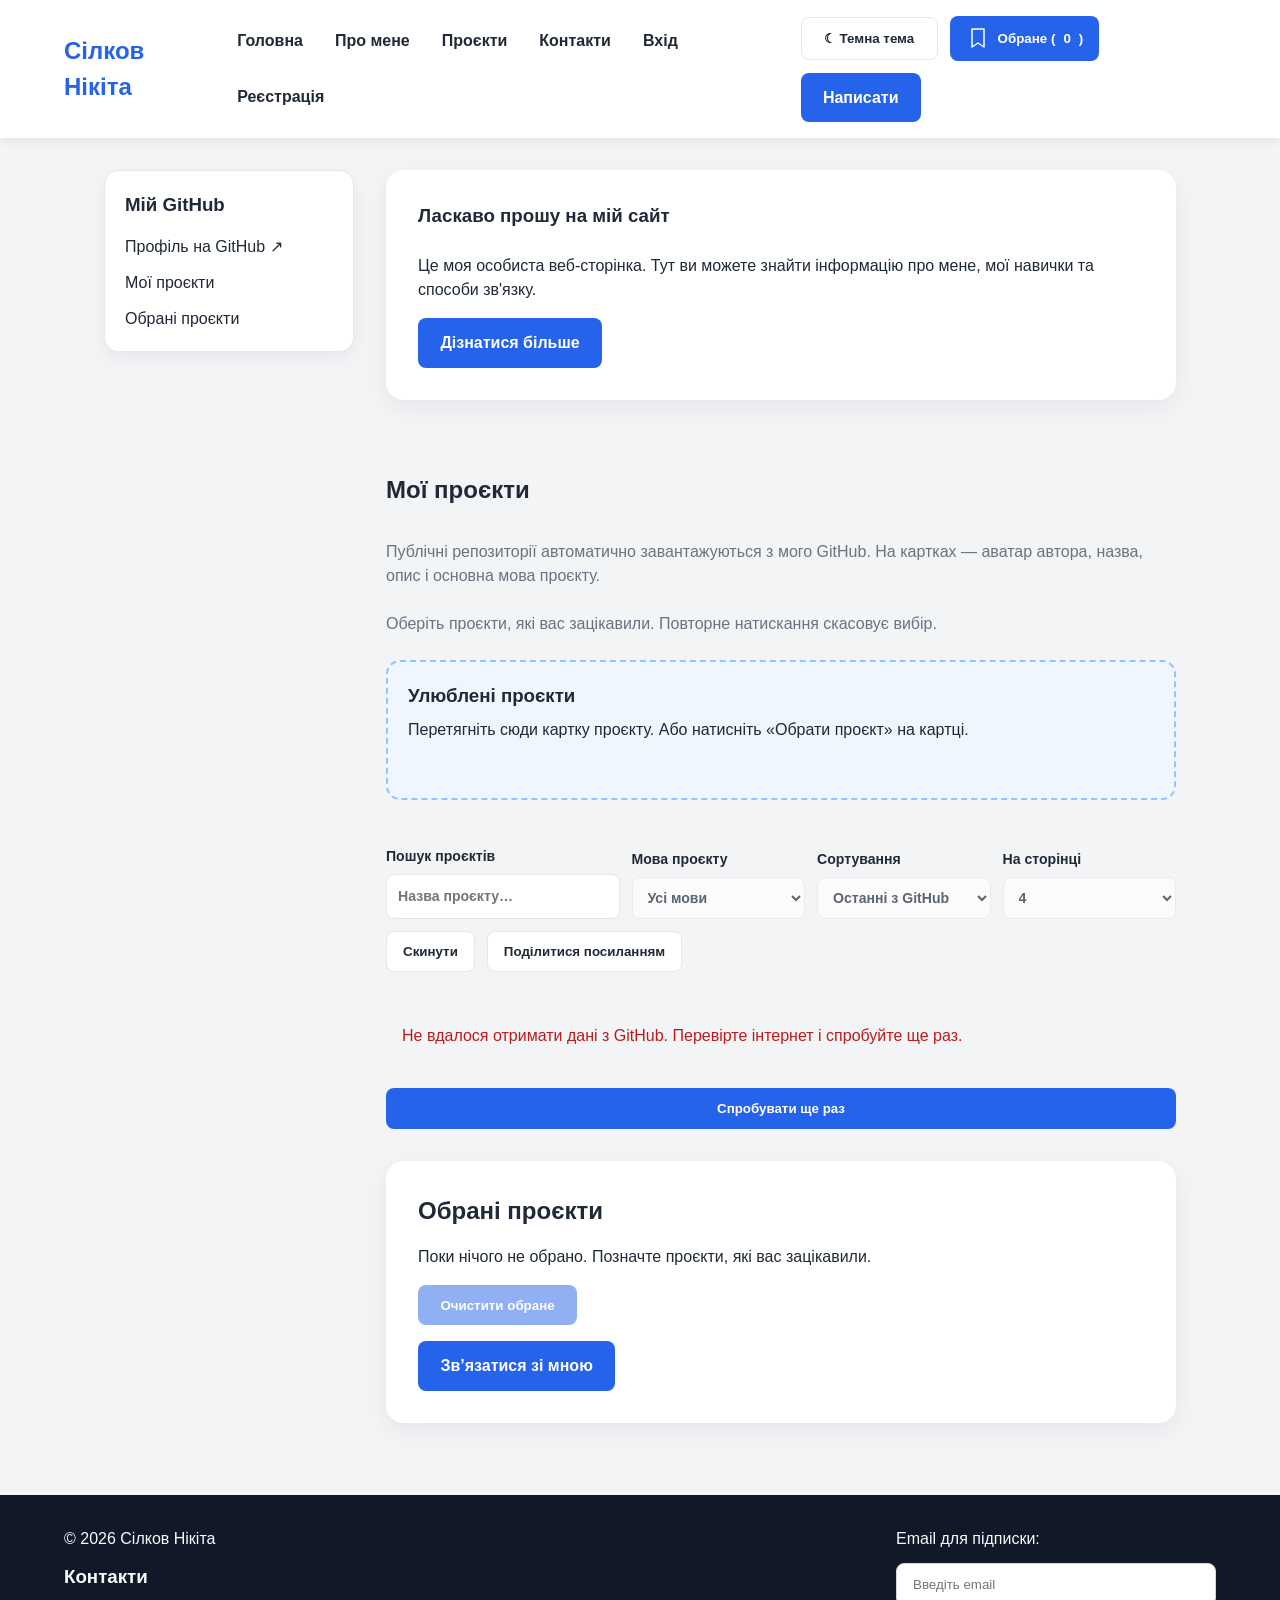
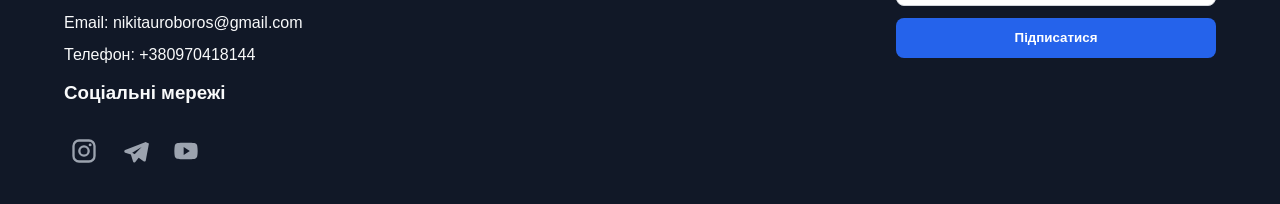
<file: index.html>
<!DOCTYPE html>
<html lang="uk">
<head>
    <meta charset="UTF-8">
    <script>location.replace("pages/index.html" + location.search + location.hash);</script>
    <meta name="viewport" content="width=device-width, initial-scale=1.0">
    <title>SilkovNikitaKNK25</title>
</head>
<body>
    <p>Перехід на сторінку проєкту... <a href="pages/index.html">Відкрити сторінку</a></p>
</body>
</html>
</file>
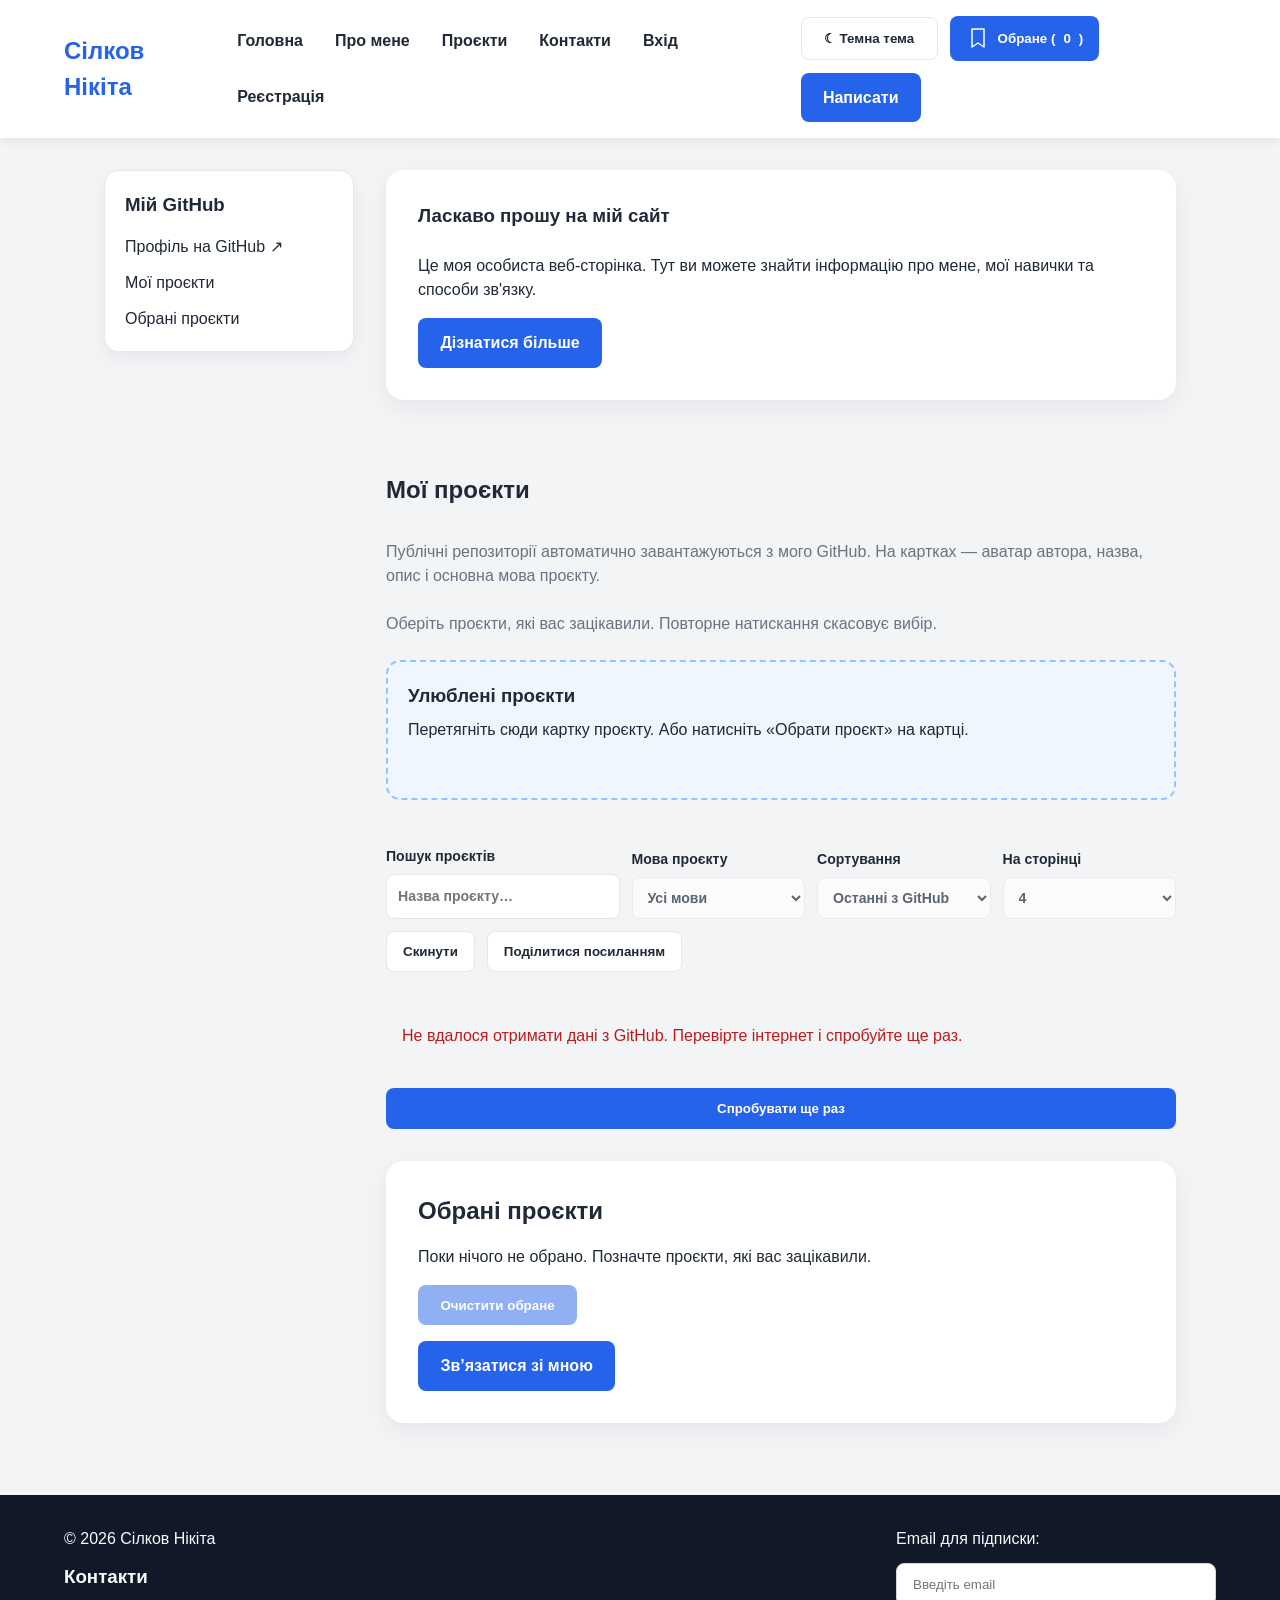
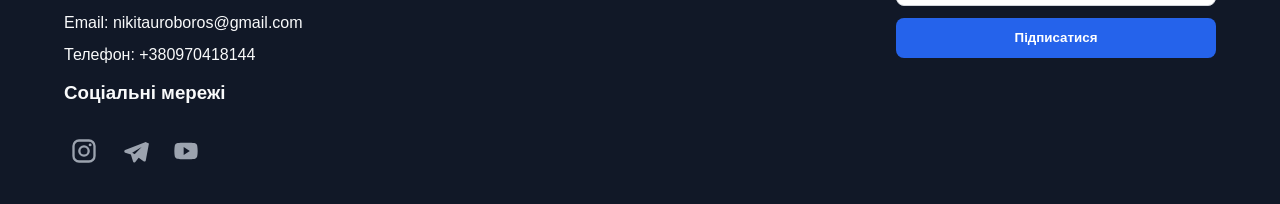
<file: pages/index.html>
<!DOCTYPE html>
<html lang="uk">
<head>
    <meta charset="UTF-8">
    <meta name="viewport" content="width=device-width, initial-scale=1.0">
    <title>Сілков Нікіта - Особистий сайт</title>
    <!-- ЛР №16: тема до CSS, щоб уникнути білого спалаху. -->
    <script>
    (() => {
        const key = "silkov_portfolio_theme";
        const media = window.matchMedia("(prefers-color-scheme: dark)");
        const applySavedTheme = () => {
            let saved = null;
            try { saved = localStorage.getItem(key); } catch { /* Системна тема без доступу до сховища. */ }
            const dark = saved === "dark" || (saved !== "light" && media.matches);
            document.documentElement.classList.toggle("dark-theme", dark);
            document.documentElement.style.colorScheme = dark ? "dark" : "light";
        };
        applySavedTheme();
        window.addEventListener("storage", (event) => {
            if (event.key === key || event.key === null) applySavedTheme();
        });
        media.addEventListener("change", applySavedTheme);
    })();
    </script>
    <link rel="stylesheet" href="../assets/css/style.css?v=17">
</head>

<body>

<header class="header">
    <a class="logo" href="index.html">Сілков Нікіта</a>

    <button class="menu-toggle" type="button" aria-label="Відкрити меню">
        <svg xmlns="http://www.w3.org/2000/svg" fill="none" viewBox="0 0 24 24" stroke-width="1.5" stroke="currentColor" width="24" height="24" aria-hidden="true">
            <path stroke-linecap="round" stroke-linejoin="round" d="M3.75 6.75h16.5M3.75 12h16.5m-16.5 5.25h16.5"/>
        </svg>
    </button>

    <nav class="main-nav" aria-label="Основна навігація">
        <ul class="nav-list">
            <li><a href="index.html">Головна</a></li>
            <li><a href="#about">Про мене</a></li>
            <li><a href="#projects">Проєкти</a></li>
            <li><a href="#contacts">Контакти</a></li>
            <li><a href="login.html">Вхід</a></li>
            <li><a href="register.html">Реєстрація</a></li>
        </ul>
    </nav>

    <div class="user-actions">
        <button class="btn btn-theme" id="themeToggleBtn" type="button" aria-pressed="false" aria-label="Увімкнути темну тему">☾ Темна тема</button>
        <button class="btn btn-cart" type="button" aria-haspopup="dialog" aria-controls="cartDialog" aria-expanded="false">
            <svg xmlns="http://www.w3.org/2000/svg" fill="none" viewBox="0 0 24 24" stroke-width="1.5" stroke="currentColor" width="24" height="24" aria-hidden="true"><path stroke-linecap="round" stroke-linejoin="round" d="M6 3h12v18l-6-4-6 4V3Z"/></svg>
            Обране (<span class="selection-counter">0</span>)
        </button>
        <a class="btn btn-header" href="#contacts">Написати</a>
    </div>
</header>

<p class="storage-notice" id="storageNotice" role="status" aria-live="polite"></p>
<main class="page-layout">
    <aside class="sidebar">
        <h3>Мій GitHub</h3>
        <ul class="filters-list">
            <li><a href="https://github.com/nikitauroboros-cpu" target="_blank" rel="noopener noreferrer">Профіль на GitHub ↗</a></li>
            <li><a href="#projects">Мої проєкти</a></li>
            <li><a href="#selected-projects">Обрані проєкти</a></li>
        </ul>
    </aside>

    <section class="products-content">
        <section class="hero" id="about">
            <h1>Ласкаво прошу на мій сайт</h1>
            <p>Це моя особиста веб-сторінка. Тут ви можете знайти інформацію про мене, мої навички та способи зв'язку.</p>
            <a class="btn" href="#projects">Дізнатися більше</a>
        </section>

        <section class="skills-section" id="projects">
            <h2>Мої проєкти</h2>
            <p class="section-note">Публічні репозиторії автоматично завантажуються з мого GitHub. На картках — аватар автора, назва, опис і основна мова проєкту.</p>

            <p class="section-note">Оберіть проєкти, які вас зацікавили. Повторне натискання скасовує вибір.</p>
            <section class="favorites-zone" id="favoritesZone" aria-labelledby="favoritesTitle">
                <h3 id="favoritesTitle">Улюблені проєкти</h3>
                <p>Перетягніть сюди картку проєкту. Або натисніть «Обрати проєкт» на картці.</p>
                <ul class="favorites-list" id="favoritesList"></ul>
                <p id="dragStatus" role="status" aria-live="polite"></p>
            </section>
            <div class="loader-container" id="loader" role="status">
                <div class="spinner" aria-hidden="true"></div>
                <p>Завантаження проєктів з GitHub...</p>
            </div>
            <section class="catalog-toolbar" aria-label="Фільтри каталогу">
                <label>Пошук проєктів<input type="search" id="searchInput" maxlength="50" placeholder="Назва проєкту…" disabled></label>
                <label>Мова проєкту<select id="categorySelect" disabled><option value="all">Усі мови</option></select></label>
                <label>Сортування<select id="sortSelect" disabled><option value="default">Останні з GitHub</option><option value="title_asc">Назва: А → Я</option><option value="title_desc">Назва: Я → А</option><option value="stars_desc">Найбільше зірок</option><option value="updated_desc">Нещодавно оновлені</option></select></label>
                <label>На сторінці<select id="perPageSelect" disabled><option>1</option><option>2</option><option selected>4</option><option>6</option><option>8</option><option>12</option></select></label>
                <button class="btn catalog-secondary" type="button" id="resetFiltersBtn">Скинути</button>
                <button class="btn catalog-secondary" type="button" id="shareLinkBtn">Поділитися посиланням</button>
            </section>
            <p id="searchResultCount" class="catalog-info" role="status" aria-live="polite"></p>
            <p id="shareStatus" class="catalog-info" role="status" aria-live="polite"></p>
            <input id="shareLinkFallback" class="share-fallback" aria-label="Посилання для копіювання" readonly hidden>
            <div class="products-grid" aria-busy="true"></div>
            <nav id="pagination" class="pagination" aria-label="Сторінки проєктів"></nav>
            <button class="btn hidden" id="retryProjects" type="button">Спробувати ще раз</button>
        </section>
        <section class="hero" id="selected-projects" aria-labelledby="selection-title">
            <h2 id="selection-title">Обрані проєкти</h2>
            <p class="request-result hidden" id="requestResult" role="status" tabindex="-1"></p>
            <p id="selection-summary" role="status" aria-live="polite">Поки нічого не обрано.</p>
            <button class="btn" id="clear-selection" type="button" disabled>Очистити обране</button>
            <a class="btn" href="#contacts">Зв’язатися зі мною</a>
        </section>
    </section>
</main>

<footer class="footer" id="contacts">
    <div class="footer-info">
        <p>&copy; 2026 Сілков Нікіта</p>

        <h3>Контакти</h3>
        <ul class="contact-list">
            <li>Email: nikitauroboros@gmail.com</li>
            <li>Телефон: +380970418144</li>
        </ul>

        <h3>Соціальні мережі</h3>
        <ul class="social-links">
            <li>
                <a href="#" aria-label="Instagram">
                    <svg xmlns="http://www.w3.org/2000/svg" viewBox="0 0 24 24" width="28" height="28" fill="currentColor" aria-hidden="true">
                        <path d="M7.75 2h8.5A5.75 5.75 0 0 1 22 7.75v8.5A5.75 5.75 0 0 1 16.25 22h-8.5A5.75 5.75 0 0 1 2 16.25v-8.5A5.75 5.75 0 0 1 7.75 2zm0 2A3.75 3.75 0 0 0 4 7.75v8.5A3.75 3.75 0 0 0 7.75 20h8.5A3.75 3.75 0 0 0 20 16.25v-8.5A3.75 3.75 0 0 0 16.25 4h-8.5zM12 7a5 5 0 1 1 0 10 5 5 0 0 1 0-10zm0 2a3 3 0 1 0 0 6 3 3 0 0 0 0-6zm5.25-3.5a1.25 1.25 0 1 1 0 2.5 1.25 1.25 0 0 1 0-2.5z"/>
                    </svg>
                </a>
            </li>
            <li>
                <a href="#" aria-label="Telegram">
                    <svg xmlns="http://www.w3.org/2000/svg" viewBox="0 0 24 24" width="28" height="28" fill="currentColor" aria-hidden="true">
                        <path d="M21.95 4.64a1.25 1.25 0 0 0-1.28-.18L3.53 11.2a1.2 1.2 0 0 0 .09 2.24l4.84 1.6 1.86 5.9a1.2 1.2 0 0 0 2.12.35l2.7-3.58 4.2 3.1a1.2 1.2 0 0 0 1.9-.75l2.72-14.42zM9.6 13.52l8.1-5.05-6.2 6.55.28 2.2 2.02-1.35-4.2-2.35z"/>
                    </svg>
                </a>
            </li>
            <li>
                <a href="#" aria-label="YouTube">
                    <svg xmlns="http://www.w3.org/2000/svg" viewBox="0 0 24 24" width="28" height="28" fill="currentColor" aria-hidden="true">
                        <path d="M21.58 7.2a2.5 2.5 0 0 0-1.76-1.77C18.25 5 12 5 12 5s-6.25 0-7.82.43A2.5 2.5 0 0 0 2.42 7.2 26.3 26.3 0 0 0 2 12a26.3 26.3 0 0 0 .42 4.8 2.5 2.5 0 0 0 1.76 1.77C5.75 19 12 19 12 19s6.25 0 7.82-.43a2.5 2.5 0 0 0 1.76-1.77A26.3 26.3 0 0 0 22 12a26.3 26.3 0 0 0-.42-4.8zM10 15.46V8.54L15.27 12 10 15.46z"/>
                    </svg>
                </a>
            </li>
        </ul>
    </div>

    <form class="subscribe-form">
        <label for="subscribeEmail">Email для підписки:</label>
        <input id="subscribeEmail" type="email" placeholder="Введіть email">
        <button class="btn" type="submit">Підписатися</button>
    </form>
</footer>

<!-- ЛР №12: модальне вікно обраних проєктів портфоліо. -->
<div class="modal-overlay hidden" id="cartOverlay">
    <section class="modal-window" id="cartDialog" role="dialog" aria-modal="true"
        aria-labelledby="cartTitle" tabindex="-1">
        <div class="modal-header">
            <h2 id="cartTitle">Обрані проєкти</h2>
            <button class="close-btn" id="closeCartBtn" type="button" aria-label="Закрити обране">&times;</button>
        </div>
        <div class="cart-items" id="cartItemsContainer">
            <p class="section-note">Поки нічого не обрано. Оберіть проєкти у портфоліо.</p>
        </div>
        <div class="modal-footer">
            <p role="status" aria-live="polite">Разом проєктів: <strong id="cartTotalSum">0</strong></p>
            <button class="btn" id="clearModalSelection" type="button" disabled>Очистити обране</button>
            <form id="checkoutOrderForm" class="inquiry-form" novalidate aria-labelledby="requestTitle">
                <h3 id="requestTitle">Заявка щодо обраних проєктів</h3>
                <p class="section-note" id="requestNote">Навчальна форма: заявка нікуди не надсилається. Чернетка зберігається у цій вкладці до її закриття та очищається після формування заявки.</p>
                <div class="form-group">
                    <label for="clientName">Ім’я та прізвище</label>
                    <input id="clientName" name="clientName" type="text" autocomplete="name" maxlength="120" required aria-describedby="nameError">
                    <span class="input-error" id="nameError"></span>
                </div>
                <div class="form-group">
                    <label for="clientPhone">Телефон (+380…)</label>
                    <input id="clientPhone" name="clientPhone" type="tel" autocomplete="tel" maxlength="40" placeholder="+38 (097) 123-45-67" required aria-describedby="phoneError">
                    <span class="input-error" id="phoneError"></span>
                </div>
                <div class="form-group">
                    <label for="clientEmail">Електронна пошта</label>
                    <input id="clientEmail" name="clientEmail" type="email" autocomplete="email" maxlength="254" required aria-describedby="emailError">
                    <span class="input-error" id="emailError"></span>
                </div>
                <fieldset class="demo-estimate">
                    <legend>Навчальний розрахунок</legend>
                    <p class="section-note">Умовно 100 одиниць за проєкт. Це приклад обчислень, а не ціна послуг.</p>
                    <div class="form-group">
                        <label for="orderPromo">Промокод (необов’язково)</label>
                        <input id="orderPromo" name="orderPromo" type="text" maxlength="32" placeholder="SALE10 — знижка 10%" aria-describedby="promoStatus">
                        <span id="promoStatus" role="status" aria-live="polite"></span>
                    </div>
                    <dl class="request-totals">
                        <div><dt>До знижки</dt><dd><span id="requestSubtotal">0.00</span> ум. од.</dd></div>
                        <div><dt>Знижка</dt><dd><span id="requestDiscount">0.00</span> ум. од.</dd></div>
                        <div><dt>Підсумок</dt><dd><strong id="requestTotal">0.00</strong> ум. од.</dd></div>
                    </dl>
                </fieldset>
                <p class="input-error" id="orderError" role="alert"></p>
                <button class="btn btn-full" type="submit" id="btnPlaceOrder" aria-describedby="requestNote">Сформувати заявку</button>
            </form>
        </div>
    </section>
</div>

<script src="../assets/js/main.js?v=17" type="module"></script>
</body>
</html>
</file>
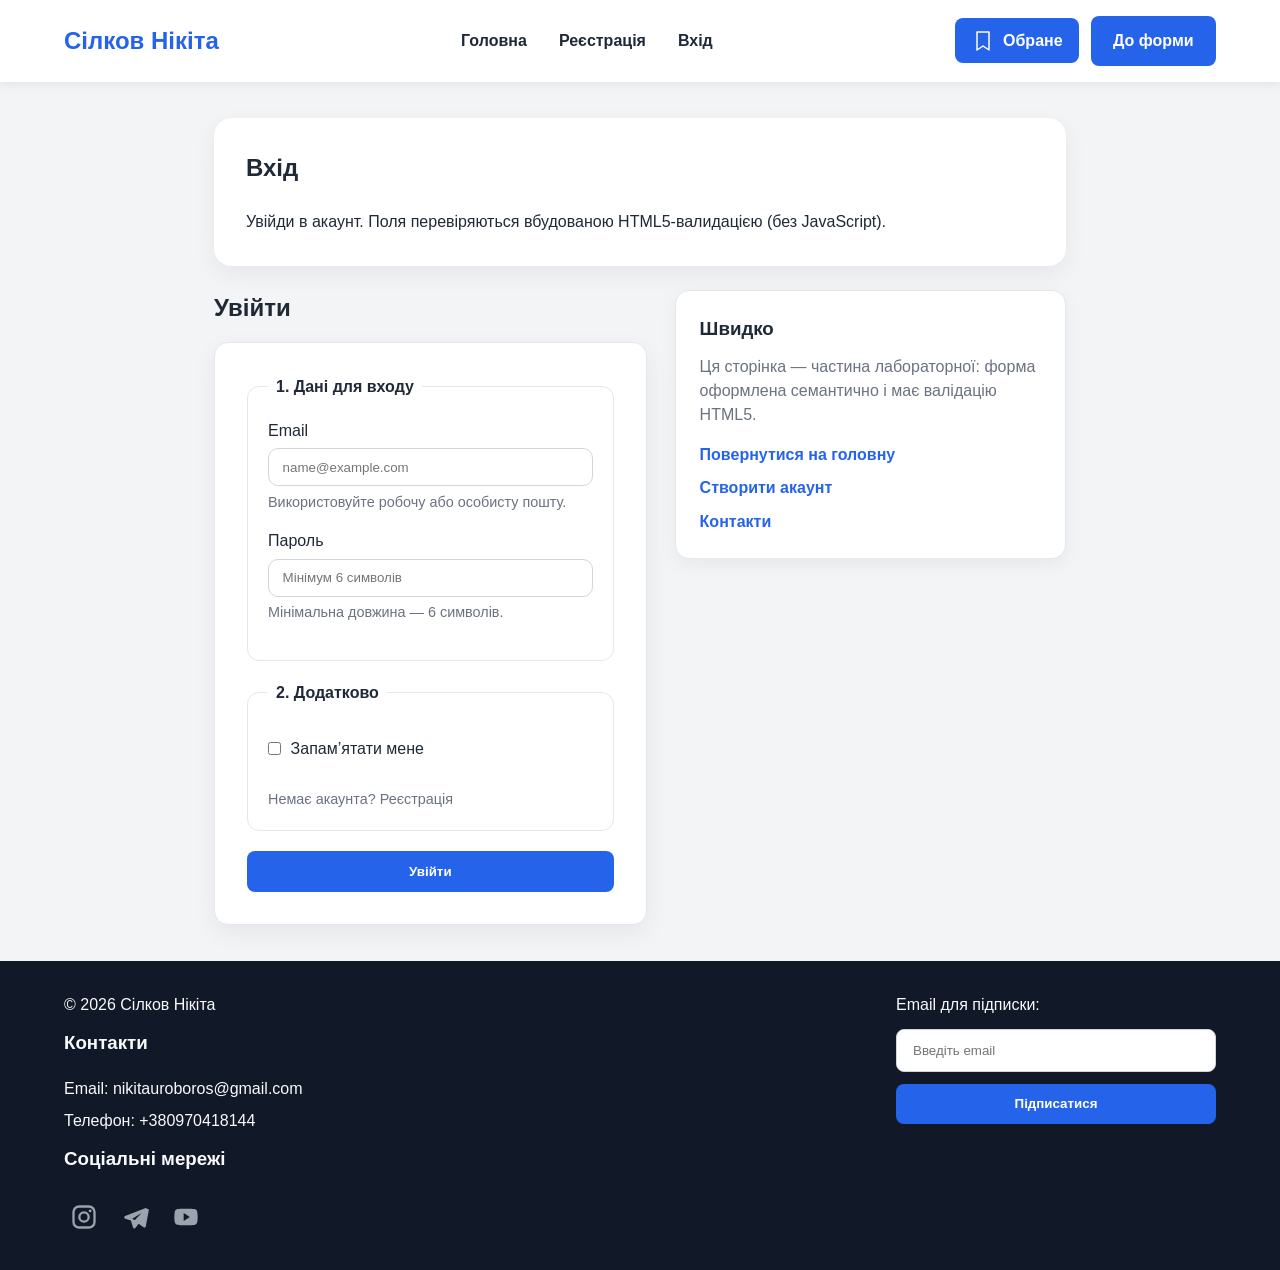
<file: pages/login.html>
<!DOCTYPE html>
<html lang="uk">
<head>
    <meta charset="UTF-8">
    <meta name="viewport" content="width=device-width, initial-scale=1.0">
    <title>Вхід</title>
    <!-- ЛР №16: тема до CSS, щоб уникнути білого спалаху. -->
    <script>
    (() => {
        const key = "silkov_portfolio_theme";
        const media = window.matchMedia("(prefers-color-scheme: dark)");
        const applySavedTheme = () => {
            let saved = null;
            try { saved = localStorage.getItem(key); } catch { /* Системна тема без доступу до сховища. */ }
            const dark = saved === "dark" || (saved !== "light" && media.matches);
            document.documentElement.classList.toggle("dark-theme", dark);
            document.documentElement.style.colorScheme = dark ? "dark" : "light";
        };
        applySavedTheme();
        window.addEventListener("storage", (event) => {
            if (event.key === key || event.key === null) applySavedTheme();
        });
        media.addEventListener("change", applySavedTheme);
    })();
    </script>
    <link rel="stylesheet" href="../assets/css/style.css?v=16">
</head>
<body>
<header class="header">
    <a class="logo" href="index.html">Сілков Нікіта</a>

    <button class="menu-toggle" type="button" aria-label="Відкрити меню">
        <svg xmlns="http://www.w3.org/2000/svg" fill="none" viewBox="0 0 24 24" stroke-width="1.5" stroke="currentColor" width="24" height="24" aria-hidden="true">
            <path stroke-linecap="round" stroke-linejoin="round" d="M3.75 6.75h16.5M3.75 12h16.5m-16.5 5.25h16.5"/>
        </svg>
    </button>

    <nav class="main-nav" aria-label="Основна навігація">
        <ul class="nav-list">
            <li><a href="index.html">Головна</a></li>
            <li><a href="register.html">Реєстрація</a></li>
            <li><a href="login.html" aria-current="page">Вхід</a></li>
        </ul>
    </nav>

    <div class="user-actions">
        <a class="btn btn-cart" href="index.html#selected-projects">
            <svg xmlns="http://www.w3.org/2000/svg" fill="none" viewBox="0 0 24 24" stroke-width="1.5" stroke="currentColor" width="24" height="24" aria-hidden="true"><path stroke-linecap="round" stroke-linejoin="round" d="M6 3h12v18l-6-4-6 4V3Z"/></svg>
            Обране
        </a>
        <a class="btn btn-header" href="#authForm">До форми</a>
    </div>
</header>

<main class="auth-layout">
    <section class="hero auth-hero">
        <h1>Вхід</h1>
        <p>Увійди в акаунт. Поля перевіряються вбудованою HTML5-валидацією (без JavaScript).</p>
    </section>

    <section class="auth-shell" id="authForm">
        <section class="form-section">
            <h2>Увійти</h2>

            <form action="#" method="POST" class="auth-form">
                <fieldset>
                    <legend>1. Дані для входу</legend>

                    <div class="form-group">
                        <label for="loginEmail">Email</label>
                        <input
                                type="email"
                                id="loginEmail"
                                name="email"
                                required
                                autocomplete="email"
                                placeholder="name@example.com"
                        />
                        <span class="form-hint">Використовуйте робочу або особисту пошту.</span>
                    </div>

                    <div class="form-group">
                        <label for="loginPassword">Пароль</label>
                        <input
                                type="password"
                                id="loginPassword"
                                name="password"
                                required
                                minlength="6"
                                autocomplete="current-password"
                                placeholder="Мінімум 6 символів"
                        />
                        <span class="form-hint">Мінімальна довжина — 6 символів.</span>
                    </div>
                </fieldset>

                <fieldset>
                    <legend>2. Додатково</legend>

                    <div class="form-actions">
                        <div class="form-checkbox">
                            <input type="checkbox" id="rememberMe" name="rememberMe">
                            <label for="rememberMe">Запам’ятати мене</label>
                        </div>

                        <a class="form-hint" href="register.html">Немає акаунта? Реєстрація</a>
                    </div>
                </fieldset>

                <button type="submit" class="btn btn-primary btn-full">Увійти</button>
            </form>
        </section>

        <aside class="auth-aside" aria-label="Підказки">
            <h3>Швидко</h3>
            <p>Ця сторінка — частина лабораторної: форма оформлена семантично і має валідацію HTML5.</p>
            <ul class="auth-links">
                <li><a href="index.html">Повернутися на головну</a></li>
                <li><a href="register.html">Створити акаунт</a></li>
                <li><a href="#contacts">Контакти</a></li>
            </ul>
        </aside>
    </section>
</main>

<footer class="footer" id="contacts">
    <div class="footer-info">
        <p>&copy; 2026 Сілков Нікіта</p>

        <h3>Контакти</h3>
        <ul class="contact-list">
            <li>Email: nikitauroboros@gmail.com</li>
            <li>Телефон: +380970418144</li>
        </ul>

        <h3>Соціальні мережі</h3>
        <ul class="social-links">
            <li>
                <a href="#" aria-label="Instagram">
                    <svg xmlns="http://www.w3.org/2000/svg" viewBox="0 0 24 24" width="28" height="28" fill="currentColor" aria-hidden="true">
                        <path d="M7.75 2h8.5A5.75 5.75 0 0 1 22 7.75v8.5A5.75 5.75 0 0 1 16.25 22h-8.5A5.75 5.75 0 0 1 2 16.25v-8.5A5.75 5.75 0 0 1 7.75 2zm0 2A3.75 3.75 0 0 0 4 7.75v8.5A3.75 3.75 0 0 0 7.75 20h8.5A3.75 3.75 0 0 0 20 16.25v-8.5A3.75 3.75 0 0 0 16.25 4h-8.5zM12 7a5 5 0 1 1 0 10 5 5 0 0 1 0-10zm0 2a3 3 0 1 0 0 6 3 3 0 0 0 0-6zm5.25-3.5a1.25 1.25 0 1 1 0 2.5 1.25 1.25 0 0 1 0-2.5z"/>
                    </svg>
                </a>
            </li>
            <li>
                <a href="#" aria-label="Telegram">
                    <svg xmlns="http://www.w3.org/2000/svg" viewBox="0 0 24 24" width="28" height="28" fill="currentColor" aria-hidden="true">
                        <path d="M21.95 4.64a1.25 1.25 0 0 0-1.28-.18L3.53 11.2a1.2 1.2 0 0 0 .09 2.24l4.84 1.6 1.86 5.9a1.2 1.2 0 0 0 2.12.35l2.7-3.58 4.2 3.1a1.2 1.2 0 0 0 1.9-.75l2.72-14.42zM9.6 13.52l8.1-5.05-6.2 6.55.28 2.2 2.02-1.35-4.2-2.35z"/>
                    </svg>
                </a>
            </li>
            <li>
                <a href="#" aria-label="YouTube">
                    <svg xmlns="http://www.w3.org/2000/svg" viewBox="0 0 24 24" width="28" height="28" fill="currentColor" aria-hidden="true">
                        <path d="M21.58 7.2a2.5 2.5 0 0 0-1.76-1.77C18.25 5 12 5 12 5s-6.25 0-7.82.43A2.5 2.5 0 0 0 2.42 7.2 26.3 26.3 0 0 0 2 12a26.3 26.3 0 0 0 .42 4.8 2.5 2.5 0 0 0 1.76 1.77C5.75 19 12 19 12 19s6.25 0 7.82-.43a2.5 2.5 0 0 0 1.76-1.77A26.3 26.3 0 0 0 22 12a26.3 26.3 0 0 0-.42-4.8zM10 15.46V8.54L15.27 12 10 15.46z"/>
                    </svg>
                </a>
            </li>
        </ul>
    </div>

    <form class="subscribe-form">
        <label for="subscribeEmail">Email для підписки:</label>
        <input id="subscribeEmail" type="email" placeholder="Введіть email">
        <button class="btn" type="submit">Підписатися</button>
    </form>
</footer>
</body>
</html>
</file>
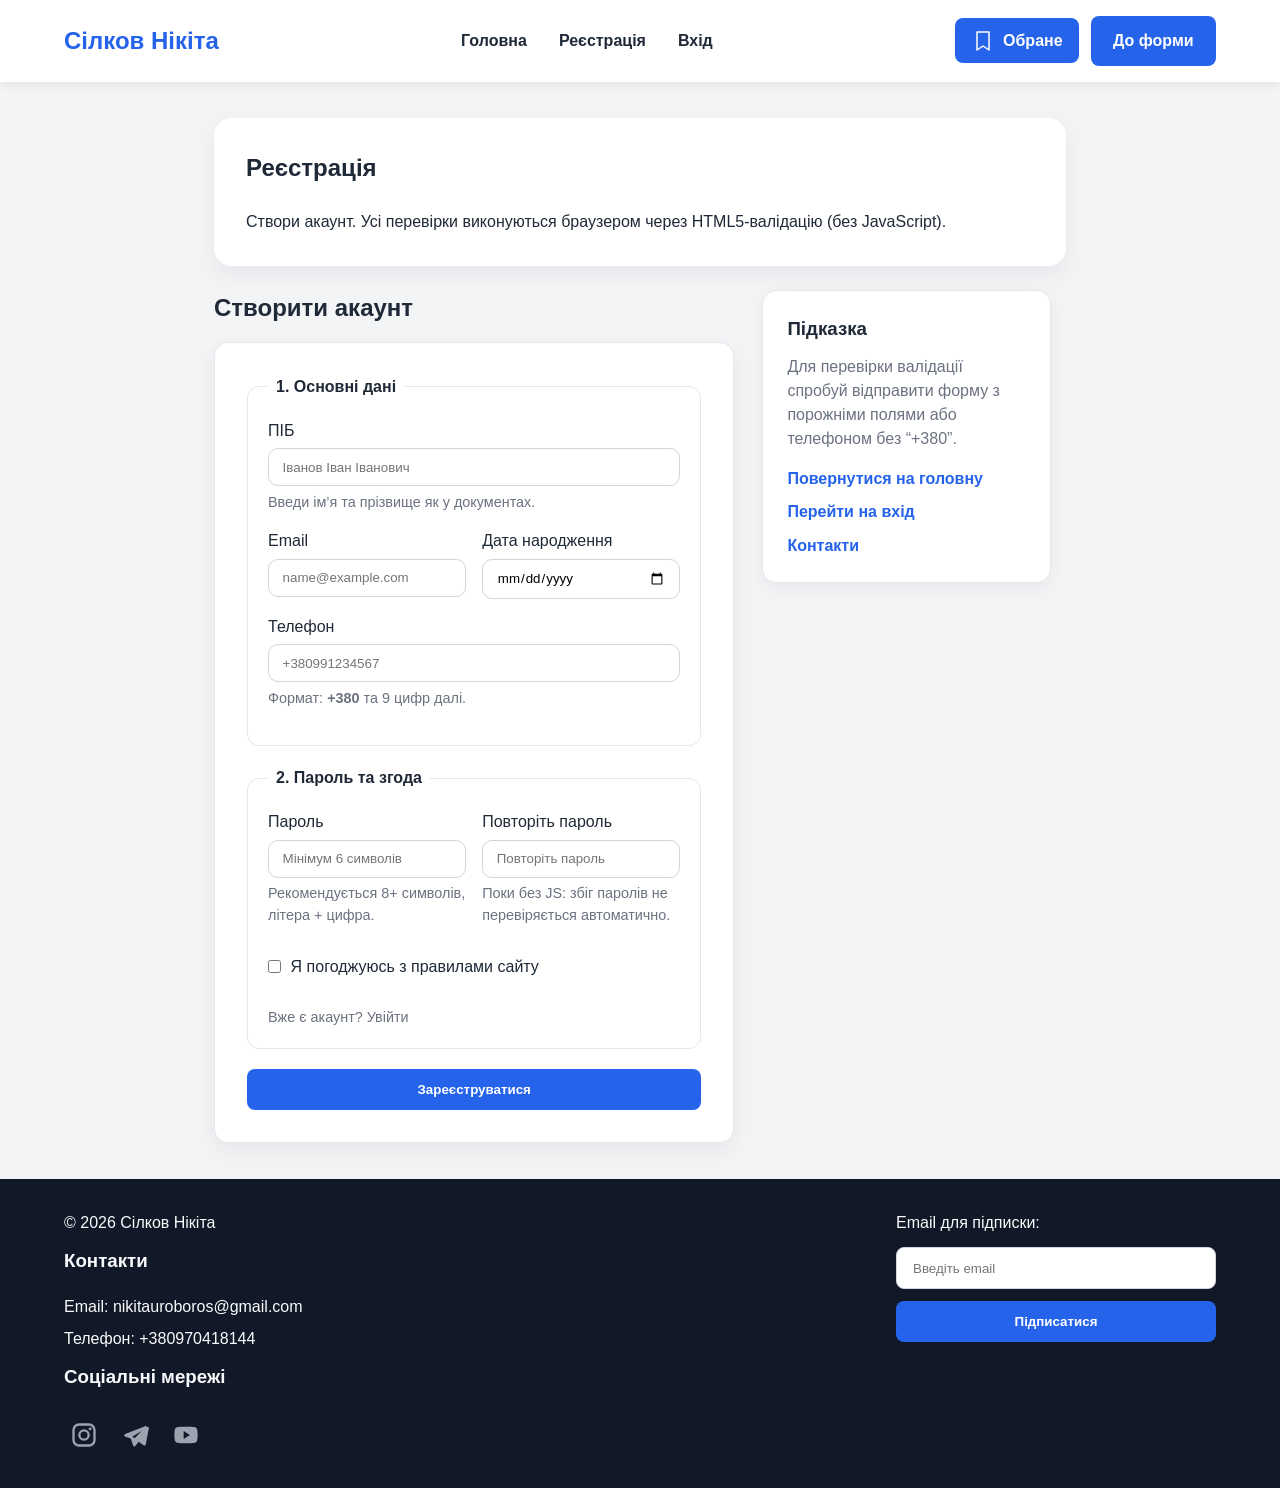
<file: pages/register.html>
<!DOCTYPE html>
<html lang="uk">
<head>
    <meta charset="UTF-8">
    <meta name="viewport" content="width=device-width, initial-scale=1.0">
    <title>Реєстрація</title>
    <!-- ЛР №16: тема до CSS, щоб уникнути білого спалаху. -->
    <script>
    (() => {
        const key = "silkov_portfolio_theme";
        const media = window.matchMedia("(prefers-color-scheme: dark)");
        const applySavedTheme = () => {
            let saved = null;
            try { saved = localStorage.getItem(key); } catch { /* Системна тема без доступу до сховища. */ }
            const dark = saved === "dark" || (saved !== "light" && media.matches);
            document.documentElement.classList.toggle("dark-theme", dark);
            document.documentElement.style.colorScheme = dark ? "dark" : "light";
        };
        applySavedTheme();
        window.addEventListener("storage", (event) => {
            if (event.key === key || event.key === null) applySavedTheme();
        });
        media.addEventListener("change", applySavedTheme);
    })();
    </script>
    <link rel="stylesheet" href="../assets/css/style.css?v=16">
</head>
<body>
<header class="header">
    <a class="logo" href="index.html">Сілков Нікіта</a>

    <button class="menu-toggle" type="button" aria-label="Відкрити меню">
        <svg xmlns="http://www.w3.org/2000/svg" fill="none" viewBox="0 0 24 24" stroke-width="1.5" stroke="currentColor" width="24" height="24" aria-hidden="true">
            <path stroke-linecap="round" stroke-linejoin="round" d="M3.75 6.75h16.5M3.75 12h16.5m-16.5 5.25h16.5"/>
        </svg>
    </button>

    <nav class="main-nav" aria-label="Основна навігація">
        <ul class="nav-list">
            <li><a href="index.html">Головна</a></li>
            <li><a href="register.html" aria-current="page">Реєстрація</a></li>
            <li><a href="login.html">Вхід</a></li>
        </ul>
    </nav>

    <div class="user-actions">
        <a class="btn btn-cart" href="index.html#selected-projects">
            <svg xmlns="http://www.w3.org/2000/svg" fill="none" viewBox="0 0 24 24" stroke-width="1.5" stroke="currentColor" width="24" height="24" aria-hidden="true"><path stroke-linecap="round" stroke-linejoin="round" d="M6 3h12v18l-6-4-6 4V3Z"/></svg>
            Обране
        </a>
        <a class="btn btn-header" href="#authForm">До форми</a>
    </div>
</header>

<main class="auth-layout">
    <section class="hero auth-hero">
        <h1>Реєстрація</h1>
        <p>Створи акаунт. Усі перевірки виконуються браузером через HTML5-валідацію (без JavaScript).</p>
    </section>

    <section class="auth-shell" id="authForm">
        <section class="form-section">
            <h2>Створити акаунт</h2>

            <form action="#" method="POST" class="auth-form">
                <fieldset>
                    <legend>1. Основні дані</legend>

                    <div class="form-group">
                        <label for="fullName">ПІБ</label>
                        <input
                                type="text"
                                id="fullName"
                                name="fullName"
                                required
                                minlength="3"
                                placeholder="Іванов Іван Іванович"
                        />
                        <span class="form-hint">Введи ім’я та прізвище як у документах.</span>
                    </div>

                    <div class="form-row">
                        <div class="form-group">
                            <label for="regEmail">Email</label>
                            <input type="email" id="regEmail" name="email" required placeholder="name@example.com" />
                        </div>

                        <div class="form-group">
                            <label for="birthDate">Дата народження</label>
                            <input type="date" id="birthDate" name="birthDate" required />
                        </div>
                    </div>

                    <div class="form-group">
                        <label for="phone">Телефон</label>
                        <input
                                type="tel"
                                id="phone"
                                name="phone"
                                pattern="[\+]\d{2}\d{10}"
                                placeholder="+380991234567"
                                required
                                title="Формат: +380XXXXXXXXX"
                        />
                        <span class="form-hint">Формат: <strong>+380</strong> та 9 цифр далі.</span>
                    </div>
                </fieldset>

                <fieldset>
                    <legend>2. Пароль та згода</legend>

                    <div class="form-row">
                        <div class="form-group">
                            <label for="regPassword">Пароль</label>
                            <input
                                    type="password"
                                    id="regPassword"
                                    name="password"
                                    required
                                    minlength="6"
                                    autocomplete="new-password"
                                    placeholder="Мінімум 6 символів"
                            />
                            <span class="form-hint">Рекомендується 8+ символів, літера + цифра.</span>
                        </div>

                        <div class="form-group">
                            <label for="regPasswordRepeat">Повторіть пароль</label>
                            <input
                                    type="password"
                                    id="regPasswordRepeat"
                                    name="passwordRepeat"
                                    required
                                    minlength="6"
                                    autocomplete="new-password"
                                    placeholder="Повторіть пароль"
                            />
                            <span class="form-hint">Поки без JS: збіг паролів не перевіряється автоматично.</span>
                        </div>
                    </div>

                    <div class="form-actions">
                        <div class="form-checkbox">
                            <input type="checkbox" id="agreeRules" name="agreeRules" required />
                            <label for="agreeRules">Я погоджуюсь з правилами сайту</label>
                        </div>

                        <a class="form-hint" href="login.html">Вже є акаунт? Увійти</a>
                    </div>
                </fieldset>

                <button type="submit" class="btn btn-primary btn-full">Зареєструватися</button>
            </form>
        </section>

        <aside class="auth-aside" aria-label="Підказки">
            <h3>Підказка</h3>
            <p>Для перевірки валідації спробуй відправити форму з порожніми полями або телефоном без “+380”.</p>
            <ul class="auth-links">
                <li><a href="index.html">Повернутися на головну</a></li>
                <li><a href="login.html">Перейти на вхід</a></li>
                <li><a href="#contacts">Контакти</a></li>
            </ul>
        </aside>
    </section>
</main>

<footer class="footer" id="contacts">
    <div class="footer-info">
        <p>&copy; 2026 Сілков Нікіта</p>

        <h3>Контакти</h3>
        <ul class="contact-list">
            <li>Email: nikitauroboros@gmail.com</li>
            <li>Телефон: +380970418144</li>
        </ul>

        <h3>Соціальні мережі</h3>
        <ul class="social-links">
            <li>
                <a href="#" aria-label="Instagram">
                    <svg xmlns="http://www.w3.org/2000/svg" viewBox="0 0 24 24" width="28" height="28" fill="currentColor" aria-hidden="true">
                        <path d="M7.75 2h8.5A5.75 5.75 0 0 1 22 7.75v8.5A5.75 5.75 0 0 1 16.25 22h-8.5A5.75 5.75 0 0 1 2 16.25v-8.5A5.75 5.75 0 0 1 7.75 2zm0 2A3.75 3.75 0 0 0 4 7.75v8.5A3.75 3.75 0 0 0 7.75 20h8.5A3.75 3.75 0 0 0 20 16.25v-8.5A3.75 3.75 0 0 0 16.25 4h-8.5zM12 7a5 5 0 1 1 0 10 5 5 0 0 1 0-10zm0 2a3 3 0 1 0 0 6 3 3 0 0 0 0-6zm5.25-3.5a1.25 1.25 0 1 1 0 2.5 1.25 1.25 0 0 1 0-2.5z"/>
                    </svg>
                </a>
            </li>
            <li>
                <a href="#" aria-label="Telegram">
                    <svg xmlns="http://www.w3.org/2000/svg" viewBox="0 0 24 24" width="28" height="28" fill="currentColor" aria-hidden="true">
                        <path d="M21.95 4.64a1.25 1.25 0 0 0-1.28-.18L3.53 11.2a1.2 1.2 0 0 0 .09 2.24l4.84 1.6 1.86 5.9a1.2 1.2 0 0 0 2.12.35l2.7-3.58 4.2 3.1a1.2 1.2 0 0 0 1.9-.75l2.72-14.42zM9.6 13.52l8.1-5.05-6.2 6.55.28 2.2 2.02-1.35-4.2-2.35z"/>
                    </svg>
                </a>
            </li>
            <li>
                <a href="#" aria-label="YouTube">
                    <svg xmlns="http://www.w3.org/2000/svg" viewBox="0 0 24 24" width="28" height="28" fill="currentColor" aria-hidden="true">
                        <path d="M21.58 7.2a2.5 2.5 0 0 0-1.76-1.77C18.25 5 12 5 12 5s-6.25 0-7.82.43A2.5 2.5 0 0 0 2.42 7.2 26.3 26.3 0 0 0 2 12a26.3 26.3 0 0 0 .42 4.8 2.5 2.5 0 0 0 1.76 1.77C5.75 19 12 19 12 19s6.25 0 7.82-.43a2.5 2.5 0 0 0 1.76-1.77A26.3 26.3 0 0 0 22 12a26.3 26.3 0 0 0-.42-4.8zM10 15.46V8.54L15.27 12 10 15.46z"/>
                    </svg>
                </a>
            </li>
        </ul>
    </div>

    <form class="subscribe-form">
        <label for="subscribeEmail">Email для підписки:</label>
        <input id="subscribeEmail" type="email" placeholder="Введіть email">
        <button class="btn" type="submit">Підписатися</button>
    </form>
</footer>
</body>
</html>
</file>
<file: assets/css/style.css>
:root {
    --bg-color: #ffffff;
    --accent-color: #2563eb;
    --accent-dark: #1d4ed8;
    --text-color: #1f2937;
    --muted-color: #6b7280;
    --card-border: #e5e7eb;
    --page-bg: #f3f4f6;
}

* {
    box-sizing: border-box;
    margin: 0;
    padding: 0;
}

html,
body {
    min-height: 100%;
}

body {
    min-height: 100vh;
    display: flex;
    flex-direction: column;
    font-family: Arial, sans-serif;
    line-height: 1.5;
    color: var(--text-color);
    background-color: var(--page-bg);
}

a {
    color: inherit;
    text-decoration: none;
}

img {
    max-width: 100%;
    display: block;
}

.header {
    display: flex;
    justify-content: space-between;
    align-items: center;
    gap: 1.5rem;
    padding: 1rem 5%;
    background-color: var(--bg-color);
    box-shadow: 0 2px 10px rgba(15, 23, 42, 0.08);
}

.logo {
    font-size: 1.5rem;
    font-weight: 700;
    color: var(--accent-color);
}

.nav-list {
    display: flex;
    flex-wrap: wrap;
    gap: 2rem;
    list-style: none;
}

.nav-list a {
    font-weight: 600;
    transition: color 0.2s ease;
}

.nav-list a:hover,
.nav-list a:focus-visible {
    color: var(--accent-color);
}

.page-layout {
    flex: 1;
    display: grid;
    grid-template-columns: 250px 1fr;
    gap: 2rem;
    width: min(1200px, 100%);
    margin: 0 auto;
    padding: 2rem 5%;
}

.sidebar {
    align-self: start;
    padding: 1.25rem;
    border: 1px solid var(--card-border);
    border-radius: 14px;
    background-color: var(--bg-color);
    box-shadow: 0 6px 18px rgba(15, 23, 42, 0.05);
}

.sidebar h3 {
    margin-bottom: 1rem;
}

.filters-list {
    list-style: none;
    display: flex;
    flex-direction: column;
    gap: 0.75rem;
}

.filters-list label {
    display: flex;
    gap: 0.5rem;
    align-items: center;
    cursor: pointer;
}

.products-content {
    display: flex;
    flex-direction: column;
    gap: 2rem;
    min-width: 0;
}

.hero {
    display: flex;
    flex-direction: column;
    align-items: flex-start;
    gap: 1rem;
    margin-bottom: 2.5rem;
    padding: 2rem;
    border-radius: 18px;
    background-color: var(--bg-color);
    box-shadow: 0 8px 24px rgba(15, 23, 42, 0.06);
}

.hero h1,
.skills-section h2,
.footer h3 {
    margin-bottom: 0.5rem;
}

.btn,
.btn-buy {
    border: none;
    border-radius: 8px;
    background-color: var(--accent-color);
    color: #ffffff;
    cursor: pointer;
    transition: background-color 0.2s ease, transform 0.2s ease;
}

.btn {
    display: inline-block;
    padding: 0.8rem 1.4rem;
    font-weight: 600;
}

.btn-header {
    white-space: nowrap;
}

.menu-toggle {
    display: none;
    padding: 0.35rem;
    border: none;
    border-radius: 8px;
    background: none;
    color: var(--text-color);
    cursor: pointer;
    transition: color 0.2s ease, background-color 0.2s ease;
}

.menu-toggle:hover,
.menu-toggle:focus-visible {
    color: var(--accent-color);
    background-color: rgba(37, 99, 235, 0.08);
}

.btn-cart {
    display: inline-flex;
    align-items: center;
    gap: 0.5rem;
    padding: 0.65rem 1rem;
    font-weight: 600;
}

.user-actions {
    display: flex;
    align-items: center;
    gap: 0.75rem;
    flex-wrap: wrap;
}

.social-links {
    list-style: none;
    display: flex;
    flex-wrap: wrap;
    gap: 0.75rem;
    margin-top: 0.25rem;
}

.social-links a {
    display: inline-flex;
    padding: 0.35rem;
    border-radius: 8px;
    color: #9ca3af;
    transition: color 0.2s ease, background-color 0.2s ease;
}

.social-links a:hover,
.social-links a:focus-visible {
    color: var(--accent-color);
    background-color: rgba(37, 99, 235, 0.12);
}

.social-links svg {
    display: block;
}

.btn:hover,
.btn:focus-visible,
.btn-buy:hover,
.btn-buy:focus-visible {
    background-color: var(--accent-dark);
    transform: translateY(-1px);
}

.skills-section {
    display: flex;
    flex-direction: column;
    gap: 1.5rem;
}

.section-note {
    color: var(--muted-color);
}

.products-grid {
    display: grid;
    grid-template-columns: repeat(auto-fill, minmax(280px, 1fr));
    gap: 2rem;
}

.product-card {
    display: flex;
    flex-direction: column;
    padding: 1rem;
    border: 1px solid var(--card-border);
    border-radius: 14px;
    background-color: var(--bg-color);
    box-shadow: 0 6px 18px rgba(15, 23, 42, 0.05);
}

.product-img {
    width: 100%;
    height: 180px;
    margin-bottom: 1rem;
    border-radius: 10px;
    object-fit: cover;
    background-color: #dbeafe;
}

.product-title {
    margin-bottom: 0.75rem;
}

.product-desc {
    margin-bottom: 1rem;
    color: var(--muted-color);
}

.product-price {
    margin-bottom: 1rem;
    font-weight: 700;
    color: var(--accent-dark);
}

.product-card button {
    margin-top: auto;
    padding: 0.75rem 1rem;
}

.footer {
    display: flex;
    justify-content: space-between;
    align-items: flex-start;
    gap: 2rem;
    padding: 2rem 5%;
    background-color: #111827;
    color: #f9fafb;
}

.footer-info {
    display: flex;
    flex-direction: column;
    gap: 0.75rem;
}

.contact-list {
    list-style: none;
    display: flex;
    flex-direction: column;
    gap: 0.5rem;
}

.subscribe-form {
    display: flex;
    flex-direction: column;
    gap: 0.75rem;
    width: min(320px, 100%);
}

.subscribe-form input {
    padding: 0.8rem 1rem;
    border: 1px solid #d1d5db;
    border-radius: 8px;
}

/* Forms (Lab 6) */
.form-section h2 {
    margin-bottom: 1rem;
}

.auth-layout {
    flex: 1;
    width: min(980px, 100%);
    margin: 0 auto;
    padding: 2.25rem 5%;
    display: grid;
    grid-template-columns: 1fr;
    gap: 1.5rem;
}

.auth-hero {
    margin-bottom: 0;
}

.auth-shell {
    display: grid;
    grid-template-columns: 1.05fr 0.95fr;
    gap: 1.75rem;
    align-items: start;
}

.auth-aside {
    border: 1px solid var(--card-border);
    border-radius: 14px;
    background-color: var(--bg-color);
    box-shadow: 0 6px 18px rgba(15, 23, 42, 0.05);
    padding: 1.5rem;
}

.auth-aside h3 {
    margin-bottom: 0.75rem;
}

.auth-aside p {
    color: var(--muted-color);
    margin-bottom: 1rem;
}

.auth-links {
    list-style: none;
    display: flex;
    flex-direction: column;
    gap: 0.6rem;
}

.auth-links a {
    font-weight: 700;
    color: var(--accent-color);
}

.auth-links a:hover,
.auth-links a:focus-visible {
    color: var(--accent-dark);
}

.checkout-form,
.auth-form {
    max-width: 640px;
    margin: 1.5rem 0 0;
    background: var(--bg-color);
    padding: 2rem;
    border-radius: 14px;
    border: 1px solid var(--card-border);
    box-shadow: 0 8px 24px rgba(15, 23, 42, 0.06);
}

.auth-form {
    max-width: 100%;
    margin-top: 0;
}

fieldset {
    border: 1px solid var(--card-border);
    padding: 1.25rem;
    margin-bottom: 1.25rem;
    border-radius: 12px;
}

legend {
    padding: 0 0.5rem;
    font-weight: 700;
}

.form-group {
    display: flex;
    flex-direction: column;
    gap: 0.35rem;
    margin-bottom: 1rem;
}

.form-hint {
    color: var(--muted-color);
    font-size: 0.9rem;
}

.form-row {
    display: grid;
    grid-template-columns: 1fr 1fr;
    gap: 1rem;
}

.form-actions {
    display: flex;
    align-items: center;
    justify-content: space-between;
    gap: 1rem;
    flex-wrap: wrap;
    margin-top: 0.75rem;
}

.btn-full {
    width: 100%;
    text-align: center;
}

.form-radio,
.form-checkbox {
    display: flex;
    align-items: center;
    gap: 0.6rem;
    margin-bottom: 0.75rem;
}

.form-group input,
.form-group select,
.form-group textarea {
    padding: 0.65rem 0.85rem;
    border: 1px solid #d1d5db;
    border-radius: 10px;
    font-family: inherit;
    background-color: #ffffff;
    transition: border-color 0.2s ease, box-shadow 0.2s ease;
}

.form-group textarea {
    resize: vertical;
    min-height: 120px;
}

.form-group input:focus,
.form-group select:focus,
.form-group textarea:focus {
    outline: none;
    border-color: rgba(37, 99, 235, 0.75);
    box-shadow: 0 0 0 4px rgba(37, 99, 235, 0.15);
}

.form-group input:invalid:focus,
.form-group select:invalid:focus,
.form-group textarea:invalid:focus {
    border-color: #dc2626;
    box-shadow: 0 0 0 4px rgba(220, 38, 38, 0.15);
}

.form-group input:valid,
.form-group select:valid,
.form-group textarea:valid {
    border-color: #16a34a;
}

@media (max-width: 900px) {
    .header,
    .footer {
        flex-direction: column;
        align-items: stretch;
    }

    .header {
        text-align: center;
    }

    .nav-list {
        justify-content: center;
    }

    .user-actions {
        display: flex;
        justify-content: center;
        flex-wrap: wrap;
    }
}

@media screen and (max-width: 768px) {
    .menu-toggle {
        display: block;
    }

    .main-nav .nav-list {
        display: none;
    }

    .page-layout {
        grid-template-columns: 1fr;
        padding: 1rem 4%;
    }

    .auth-layout {
        padding: 1.25rem 4%;
    }

    .auth-shell {
        grid-template-columns: 1fr;
    }

    .form-row {
        grid-template-columns: 1fr;
    }

    .header {
        flex-wrap: wrap;
        gap: 0.75rem;
    }

    .logo {
        flex: 1;
    }

    .skills-section h2,
    .form-section h2 {
        font-size: 1.5rem;
    }

    .hero h1 {
        font-size: 1.75rem;
    }

    .hero p,
    .product-desc,
    .section-note {
        font-size: 0.95rem;
    }

    .products-grid {
        gap: 1.25rem;
    }

    .social-links {
        justify-content: flex-start;
    }
}

@media (max-width: 600px) {
    .page-layout {
        padding-top: 1.5rem;
        padding-bottom: 1.5rem;
    }

    .hero {
        padding: 1.5rem;
    }

    .nav-list {
        gap: 1rem;
    }

    .checkout-form,
    .auth-form {
        padding: 1.25rem;
    }
}

.loader-container {
    display: flex;
    flex-direction: column;
    align-items: center;
    justify-content: center;
    gap: 12px;
    padding: 3rem;
}

.spinner {
    width: 40px;
    height: 40px;
    border: 4px solid var(--card-border);
    border-top-color: var(--accent-color);
    border-radius: 50%;
    animation: spin 1s linear infinite;
}

@keyframes spin {
    to { transform: rotate(360deg); }
}

.hidden { display: none !important; }

.load-error {
    grid-column: 1 / -1;
    color: #b91c1c;
    padding: 1rem;
}

/* ЛР №12 — модальне вікно обраного */
body.modal-open { overflow: hidden; }
.modal-overlay {
    position: fixed;
    inset: 0;
    z-index: 1000;
    display: flex;
    align-items: center;
    justify-content: center;
    padding: 1rem;
    background: rgba(0, 0, 0, 0.5);
    opacity: 0;
    transition: opacity 0.3s ease;
}
.modal-overlay.is-visible { opacity: 1; }
.modal-window {
    width: 100%;
    max-width: 560px;
    max-height: 80vh;
    overflow-y: auto;
    padding: 1.5rem;
    border-radius: 14px;
    background: var(--bg-color);
    box-shadow: 0 10px 25px rgba(0, 0, 0, 0.2);
}
.modal-header {
    display: flex;
    align-items: center;
    justify-content: space-between;
    gap: 1rem;
    margin-bottom: 1rem;
}
.close-btn {
    flex-shrink: 0;
    width: 44px;
    height: 44px;
    border: none;
    border-radius: 8px;
    background: transparent;
    color: var(--text-color);
    font-size: 1.75rem;
    cursor: pointer;
}
.close-btn:hover { background: var(--page-bg); }
.cart-item {
    display: flex;
    align-items: center;
    flex-wrap: wrap;
    gap: 0.75rem;
    padding: 1rem 0;
    border-bottom: 1px solid var(--card-border);
}
.cart-item img {
    width: 64px;
    height: 48px;
    object-fit: cover;
    border-radius: 8px;
}
.cart-item-info { flex: 1; min-width: 120px; }
.cart-item-info p { color: var(--muted-color); }
.cart-item .btn { padding: 0.65rem; }
.modal-footer {
    display: flex;
    flex-wrap: wrap;
    align-items: center;
    gap: 0.75rem;
    margin-top: 1.25rem;
}
.modal-footer > p { width: 100%; }
button:disabled { opacity: 0.5; cursor: default; }
@media (prefers-reduced-motion: reduce) {
    .modal-overlay { transition: none; }
}



/* ЛР №14 — перетягування карток у спільне обране */
.product-card[draggable="true"] { cursor: grab; }
.product-card.dragging { opacity: 0.45; }
.product-title { overflow-wrap: anywhere; }
.favorites-zone {
    padding: 1.25rem;
    min-height: 140px;
    border: 2px dashed #93c5fd;
    border-radius: 14px;
    background: #eff6ff;
    transition: background-color 0.2s ease, border-color 0.2s ease;
}
.favorites-zone.drag-over {
    background: #dbeafe;
    border-color: var(--accent-dark);
}
.favorites-zone h3 { margin-bottom: 0.5rem; }
.favorites-list {
    list-style: none;
    display: grid;
    gap: 0.5rem;
    margin-top: 1rem;
}
.fav-item {
    display: flex;
    flex-wrap: wrap;
    justify-content: space-between;
    gap: 0.5rem;
    padding: 0.75rem;
    border-radius: 8px;
    background: var(--bg-color);
    overflow-wrap: anywhere;
}
.fav-item span { color: var(--muted-color); }
#dragStatus:not(:empty) { margin-top: 0.75rem; }


/* ЛР №15 — живий пошук і форма заявки у модальному вікні */
.search-bar { display: flex; flex-wrap: wrap; align-items: center; gap: 0.75rem; }
.search-bar label { font-weight: 700; }
.search-bar input {
    width: min(320px, 100%);
    padding: 0.75rem;
    border: 1px solid var(--card-border);
    border-radius: 8px;
    font: inherit;
}
#searchResultCount { color: var(--muted-color); }
.inquiry-form { width: 100%; margin-top: 1rem; }
.inquiry-form h3, .inquiry-form > p { margin-bottom: 1rem; }
.input-error { color: #b91c1c; font-size: 0.9rem; }
.inquiry-form input[aria-invalid="true"] { border-color: #b91c1c; }
.inquiry-form input[aria-invalid="true"]:focus { box-shadow: 0 0 0 3px rgba(185, 28, 28, 0.12); }
.demo-estimate { margin-bottom: 1rem; }
.demo-estimate > p { margin-bottom: 1rem; }
.request-totals { display: grid; gap: 0.5rem; }
.request-totals > div { display: flex; flex-wrap: wrap; justify-content: space-between; gap: 0.5rem; }
.request-result { padding: 1rem; border-radius: 8px; background: #dcfce7; color: #14532d; }


/* ЛР №16 — темна палітра та пам’ять інтерфейсу */
:root.dark-theme {
    --bg-color: #1f2937;
    --text-color: #f3f4f6;
    --muted-color: #cbd5e1;
    --card-border: #475569;
    --page-bg: #0b1220;
    color-scheme: dark;
}
.btn-theme {
    white-space: nowrap;
    background: var(--bg-color);
    color: var(--text-color);
    border: 1px solid var(--card-border);
}
.btn-theme:hover, .btn-theme:focus-visible { background: var(--page-bg); }
.storage-notice:not(:empty) { padding: 0.75rem 5%; background: var(--bg-color); color: var(--text-color); }
:root.dark-theme .logo, :root.dark-theme .product-price,
:root.dark-theme .auth-links a { color: #93c5fd; }
:root.dark-theme .favorites-zone { background: #17233a; border-color: #60a5fa; }
:root.dark-theme .favorites-zone.drag-over { background: #213b62; }
:root.dark-theme .form-group input,
:root.dark-theme .form-group select,
:root.dark-theme .form-group textarea,
:root.dark-theme .search-bar input,
:root.dark-theme .subscribe-form input {
    background: #111827;
    color: var(--text-color);
}
:root.dark-theme input::placeholder { color: #9ca3af; }
:root.dark-theme .input-error, :root.dark-theme .load-error { color: #fca5a5; }
:root.dark-theme .request-result { background: #123a29; color: #bbf7d0; }

/* ЛР17: ті самі кольори та тема портфоліо. */
.catalog-toolbar { display:flex; flex-wrap:wrap; align-items:end; gap:12px; margin:22px 0 12px; scroll-margin-top:20px; }
.catalog-toolbar label { display:flex; flex:1 1 170px; flex-direction:column; gap:7px; font-size:.88rem; font-weight:600; }
.catalog-toolbar input,.catalog-toolbar select,.share-fallback { width:100%; min-width:0; padding:11px; border:1px solid var(--card-border); border-radius:8px; background:var(--bg-color); color:var(--text-color); font:inherit; }
.catalog-toolbar label:first-child { flex-basis:230px; }
.catalog-toolbar button { padding:12px 16px; }
.catalog-secondary { background:var(--bg-color); color:var(--text-color); border:1px solid var(--card-border); }
.catalog-secondary:hover { color:white; }
.catalog-info { color:var(--muted-color); margin:8px 0 14px; overflow-wrap:anywhere; }
.catalog-info:empty { display:none; }
.pagination { display:flex; gap:8px; justify-content:center; flex-wrap:wrap; margin:24px 0; }
.pagination:empty { display:none; }
.page-btn { border:1px solid var(--card-border); border-radius:8px; padding:10px 15px; background:var(--bg-color); color:var(--text-color); cursor:pointer; }
.page-btn[aria-current="page"] { background:var(--accent-color); color:white; border-color:var(--accent-color); font-weight:bold; }
.page-btn:disabled { opacity:.45; cursor:default; }
.page-btn:focus-visible,.catalog-toolbar :focus-visible { outline:3px solid var(--accent-color); outline-offset:3px; }
.project-stars { color:var(--muted-color); font-size:.9rem; }
.share-fallback { margin:0 0 16px; }
</file>
